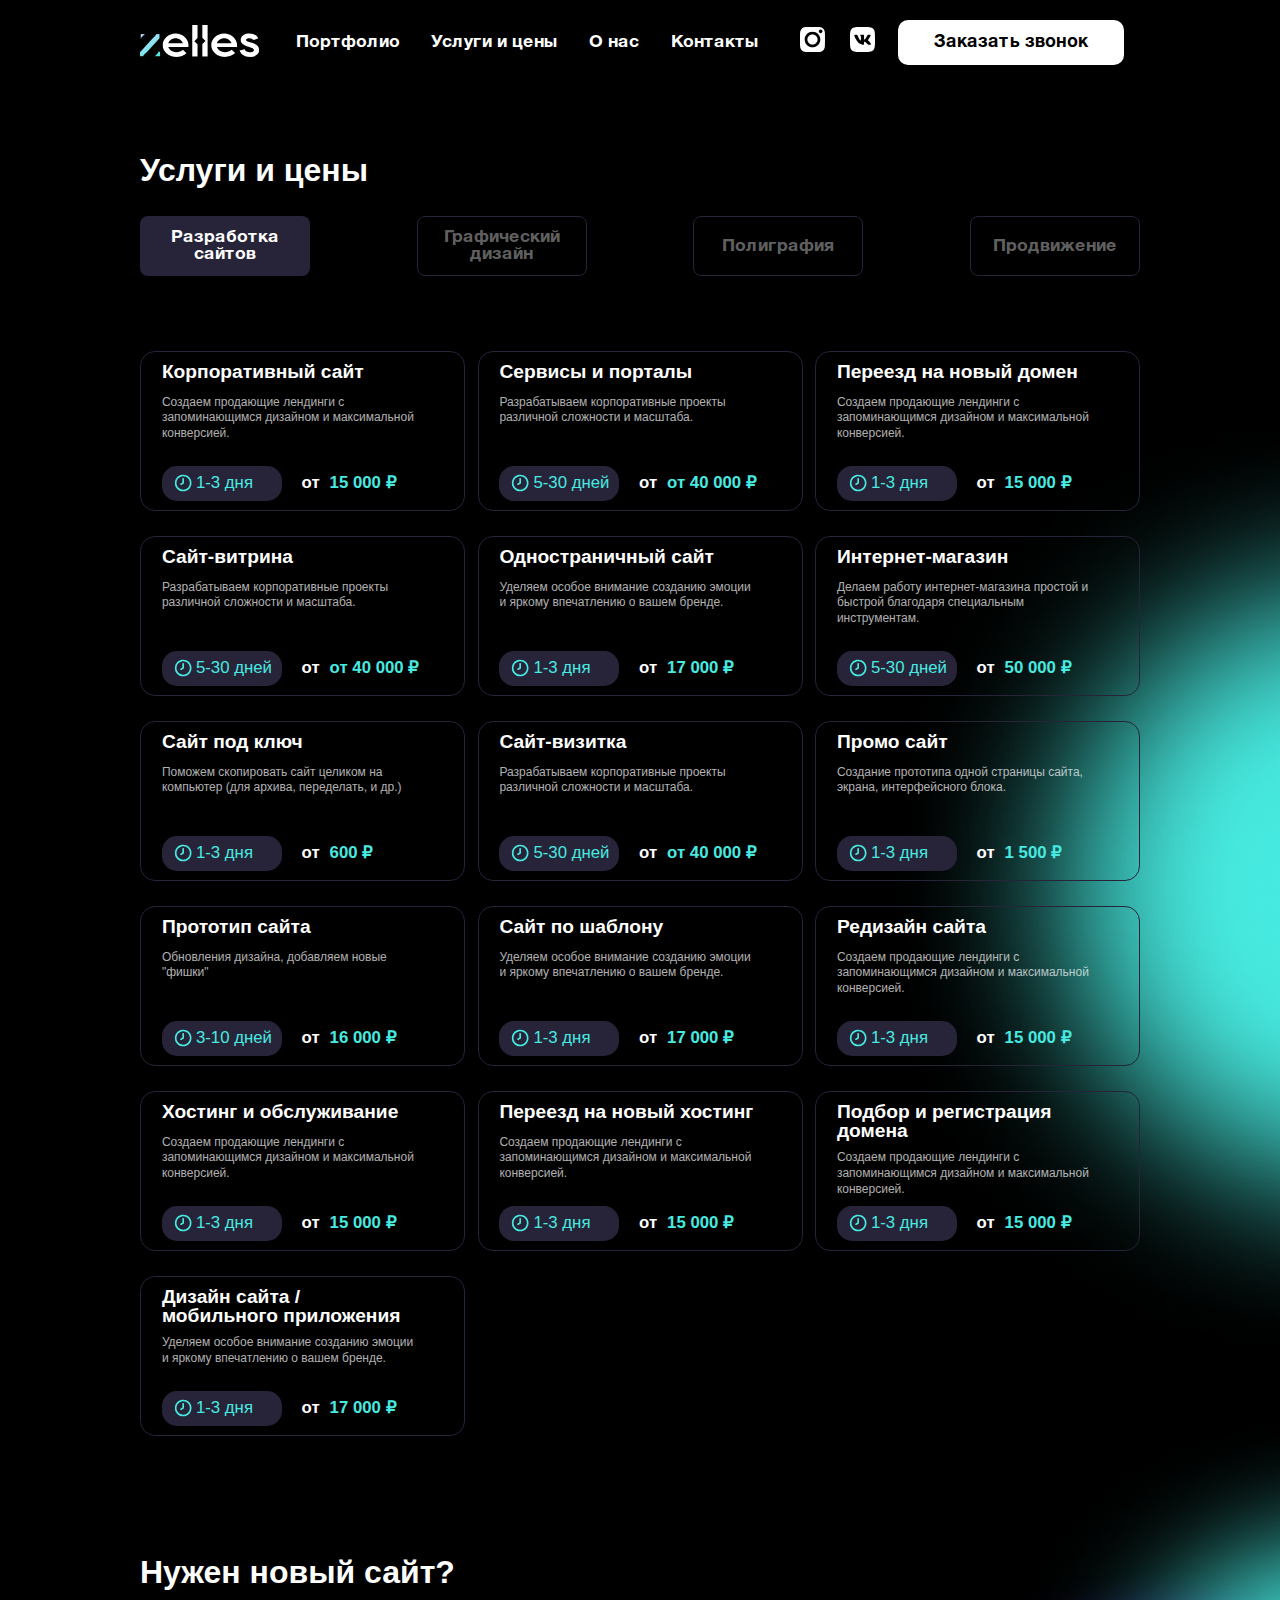
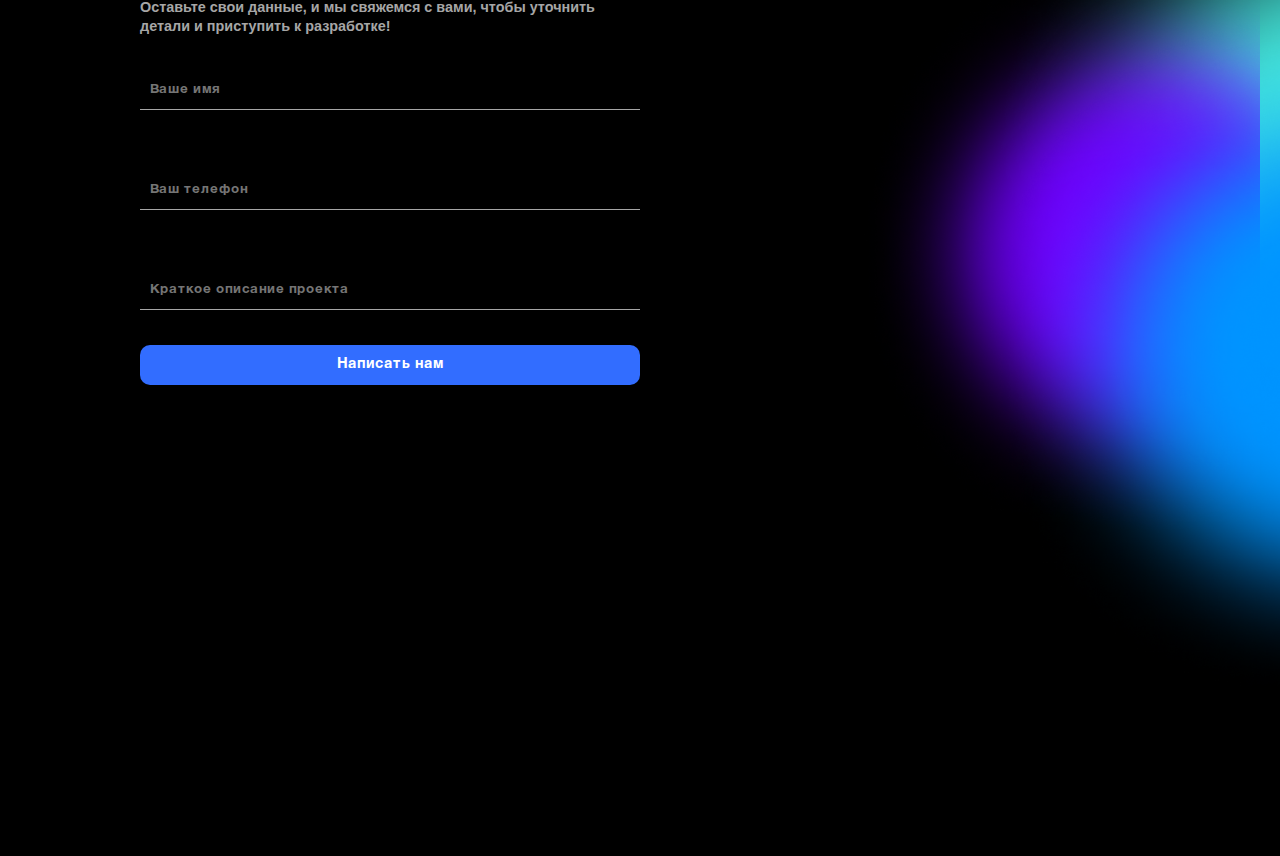
<file: Zelles/services.html>
<!DOCTYPE html>
<html lang="en">
<head>
    <meta charset="UTF-8">
    <meta http-equiv="X-UA-Compatible" content="IE=edge">
    <meta name="viewport" content="width=device-width, initial-scale=1.0">
    <title>Zelles | Услуги и цены</title>
    <link rel="stylesheet" href="styles/reset.css">
    <link rel="stylesheet" href="styles/services.css">
</head>
<body>
    <script type="text/javascript">
        window.onload = function () {
        document.body.classList.add("loaded");
    }
    </script>
    <div class="preloader">
        <div class="preloader__row">
        <div class="preloader__item"></div>
        </div>
    </div>
    <header>
        <div class="container">
            <a href="/"><img src="assets/ico/logo.svg" alt="logo"></a>
            <div class="barsWrap">
                <div class="bar1"></div>
                <div class="bar2"></div>
            </div>
            <div class="mobMenuWrap">
                <p>Меню</p>
                <div class="colWrap">
                    <div class="col">
                        <div><a href="#">www</a> <span>02</span></div>
                        <div><a href="#">www</a> <span>02</span></div>
                        <div><a href="#">www</a> <span>02</span></div>
                        <div><a href="#">www</a> <span>02</span></div>
                        <div><a href="#">www</a> <span>02</span></div>
                        <div><a href="#">www</a> <span>02</span></div>
                    </div>
                    <div class="col">
                        <span>+7 (968) 072-22-97</span>
                        <span>обратная связь</span>
                    </div>
                </div>
            </div>
            <div class="nav_menu">
                <ul>
                  <li><a href="portfolio.html">Портфолио</a></li>
                  <li><a href="services.html">Услуги и цены</a></li>
                  <li><a href="about.html">О нас</a></li>
                  <li><a href="сontacts.html">Контакты</a></li>
                  <li><a target="_blank" href="https://www.instagram.com/zelles_company/">
                      <img id="nav_menu_icon"  src="assets/ico/instaLogo.svg" alt="instagram"></a>
                        <a target="_blank" href="https://vk.com/zellescompany"><img id="nav_menu_icon" src="assets/ico/vkLogo.svg" alt="vk"></a>
                        <button type="_self" name="order_button" onclick="window.location.href='index.html'";>Заказать звонок</button>
                  </li>
                </ul>                
              </div>
        </div>
    </header>
    <section class="services">
        <img src="assets/img/ellipseForm1.png" alt="glare1">
        <div class="container">
            <h2>Услуги и цены</h2>
            <div class="filter">
                <button>Разработка сайтов</button>
                <button>Графический дизайн</button>
                <button>Полиграфия</button>
                <button>Продвижение</button>
            </div>
            <div class="wrap">
                <div class="cart">
                    <div class="inner">
                        <div id="inner_item">
                            <h3>Корпоративный сайт</h3>
                            <p class="cart_inner_text">Создаем продающие лендинги с запоминающимся дизайном и максимальной конверсией.
                            </p>
                            <div>
                                <p>
                                    <img src="assets/ico/clock.svg" alt="clock">
                                    <span>1-3 дня</span>
                                </p>
                                <p>
                                    <span>от</span>
                                    <span>15 000 ₽</span>
                                </p>
                            </div>
                        </div>
                    </div>
                </div>
                <div class="cart">
                     <div class="inner">
                        <div id="inner_item">
                            <h3>Сервисы и порталы</h3>
                            <p class="cart_inner_text">Разрабатываем корпоративные проекты различной сложности и масштаба.
                            </p>
                            <div>
                                <p>
                                    <img src="assets/ico/clock.svg" alt="clock">
                                    <span> 5-30 дней</span>
                                </p>
                                <p>
                                    <span>от</span>
                                    <span>от 40 000 ₽</span>
                                </p>
                            </div>
                        </div>
                    </div>
                </div>
                <div class="cart">
                     <div class="inner">
                        <div id="inner_item">
                            <h3>Переезд на новый домен</h3>
                            <p class="cart_inner_text">Создаем продающие лендинги с запоминающимся дизайном и максимальной конверсией.
                            </p>
                            <div>
                                <p>
                                    <img src="assets/ico/clock.svg" alt="clock">
                                    <span>1-3 дня</span>
                                </p>
                                <p>
                                    <span>от</span>
                                    <span>15 000 ₽</span>
                                </p>
                            </div>
                        </div>
                    </div>  
                </div>
                <div class="cart">
                     <div class="inner">
                        <div id="inner_item">
                            <h3>Сайт-витрина</h3>
                            <p class="cart_inner_text">Разрабатываем корпоративные проекты различной сложности и масштаба.
                            </p>
                            <div>
                                <p>
                                    <img src="assets/ico/clock.svg" alt="clock">
                                <span>5-30 дней</span>
                                </p>
                                <p>
                                    <span>от</span>
                                    <span>от 40 000 ₽</span>
                                </p>
                            </div>
                        </div>
                    </div>
                </div>
                <div class="cart">
                     <div class="inner">
                        <div id="inner_item">
                            <h3>Одностраничный сайт</h3>
                            <p class="cart_inner_text">Уделяем особое внимание созданию эмоции и яркому впечатлению о вашем бренде.
                            </p>
                            <div>
                                <p>
                                    <img src="assets/ico/clock.svg" alt="clock">
                                    <span>1-3 дня</span>
                                </p>
                                <p>
                                    <span>от</span>
                                    <span>17 000 ₽</span>
                                </p>
                            </div>
                        </div>
                    </div>
                </div>
                <div class="cart">
                     <div class="inner">
                        <div id="inner_item">
                            <h3>Интернет-магазин</h3>
                            <p class="cart_inner_text">Делаем работу интернет-магазина простой и быстрой благодаря специальным инструментам.
                            </p>
                            <div>
                                <p>
                                    <img src="assets/ico/clock.svg" alt="clock">
                                    <span>5-30 дней</span>
                                </p>
                                <p>
                                    <span>от</span>
                                    <span>50 000 ₽</span>
                                </p>
                            </div>
                        </div>
                    </div>
                </div>
                <div class="cart">
                     <div class="inner">
                        <div id="inner_item">
                            <h3>Сайт под ключ</h3>
                           <p class="cart_inner_text">Поможем скопировать сайт целиком на компьютер (для архива, переделать, и др.)
                            </p>
                            <div>
                                <p>
                                    <img src="assets/ico/clock.svg" alt="clock">
                                    <span>1-3 дня</span>
                                </p>
                                <p>
                                    <span>от</span>
                                    <span>600 ₽</span>
                                </p>
                            </div>
                        </div>
                    </div>
                </div>
                <div class="cart">
                     <div class="inner">
                        <div id="inner_item">
                            <h3>Сайт-визитка</h3>
                           <p class="cart_inner_text">Разрабатываем корпоративные проекты различной сложности и масштаба.
                            </p>
                            <div>
                                <p>
                                    <img src="assets/ico/clock.svg" alt="clock">
                                    <span>5-30 дней</span>
                                </p>
                                <p>
                                    <span>от</span>
                                     <span>от 40 000 ₽</span>
                                </p>
                            </div>
                        </div>
                    </div>
                </div>
                <div class="cart">
                     <div class="inner">
                        <div id="inner_item">
                            <h3>Промо сайт</h3>
                            <p class="cart_inner_text">Создание прототипа одной страницы сайта, экрана, интерфейсного блока.
                            </p>
                            <div>
                                <p>
                                    <img src="assets/ico/clock.svg" alt="clock">
                                    <span>1-3 дня</span>
                                </p>
                                <p>
                                    <span>от</span>
                                    <span>1 500 ₽</span>
                                </p>
                            </div>
                        </div>
                    </div>
                </div>
                <div class="cart">
                     <div class="inner">
                        <div id="inner_item">
                            <h3>Прототип сайта</h3>
                           <p class="cart_inner_text">Обновления дизайна, добавляем новые "фишки"
                            </p>
                            <div>
                                <p>
                                    <img src="assets/ico/clock.svg" alt="clock">
                                    <span>3-10 дней</span>
                                </p>
                                <p>
                                    <span>от</span>
                                    <span>16 000 ₽</span>
                                </p>
                            </div>
                        </div>
                    </div>
                </div>
                <div class="cart">
                     <div class="inner">
                       <div id="inner_item">
                            <h3>Сайт по шаблону</h3>
                            <p class="cart_inner_text">Уделяем особое внимание созданию эмоции и яркому впечатлению о вашем бренде.
                            </p>
                            <div>
                                <p>
                                    <img src="assets/ico/clock.svg" alt="clock">
                                    <span>1-3 дня</span>
                                </p>
                                <p>
                                    <span>от</span>
                                    <span>17 000 ₽</span>
                                </p>
                            </div>
                        </div>
                    </div>
                </div>
                <div class="cart">
                    <div class="inner">
                        <div id="inner_item">
                            <h3>Редизайн сайта</h3>
                           <p class="cart_inner_text">Создаем продающие лендинги с запоминающимся дизайном и максимальной конверсией.
                            </p>
                            <div>
                                <p>
                                    <img src="assets/ico/clock.svg" alt="clock">
                                    <span>1-3 дня</span>
                                </p>
                                <p>
                                    <span>от</span>
                                    <span>15 000 ₽</span>
                                </p>
                            </div>
                        </div>
                    </div> 
                </div>
                <div class="cart">
                     <div class="inner">
                        <div id="inner_item">
                            <h3>Хостинг и обслуживание</h3>
                            <p class="cart_inner_text">Создаем продающие лендинги с запоминающимся дизайном и максимальной конверсией.
                            </p>
                            <div>
                                <p>
                                    <img src="assets/ico/clock.svg" alt="clock">
                                    <span>1-3 дня</span>
                                </p>
                                <p>
                                    <span>от</span>
                                    <span>15 000 ₽</span>
                                </p>
                            </div>
                        </div>
                    </div>
                </div>  
                <div class="cart">
                     <div class="inner">
                        <div id="inner_item">
                            <h3>Переезд на новый хостинг</h3>
                            <p class="cart_inner_text">Создаем продающие лендинги с запоминающимся дизайном и максимальной конверсией.
                            </p>
                            <div>
                                <p>
                                    <img src="assets/ico/clock.svg" alt="clock">
                                    <span>1-3 дня</span>
                                </p>
                                <p>
                                    <span>от</span>
                                    <span>15 000 ₽</span>
                                </p>
                            </div>
                        </div>
                    </div>
                </div>
                <div class="cart">
                     <div class="inner">
                        <div id="inner_item">
                            <h3>Подбор и регистрация домена</h3>
                            <p class="cart_inner_text">Создаем продающие лендинги с запоминающимся дизайном и максимальной конверсией.
                            </p>
                            <div>
                                <p>
                                    <img src="assets/ico/clock.svg" alt="clock">
                                    <span>1-3 дня</span>
                                </p>
                                <p>
                                    <span>от</span>
                                    <span>15 000 ₽</span>
                                </p>
                            </div>
                        </div>
                    </div>
                </div>
                <div class="cart">
                     <div class="inner">
                        <div id="inner_item">
                            <h3>Дизайн сайта / мобильного приложения</h3>
                           <p class="cart_inner_text">Уделяем особое внимание созданию эмоции и яркому впечатлению о вашем бренде.
                            </p>
                            <div>
                                <p>
                                    <img src="assets/ico/clock.svg" alt="clock">
                                    <span>1-3 дня</span>
                                </p>
                                <p>
                                    <span>от</span>
                                    <span>17 000 ₽</span>
                                </p>
                            </div>
                        </div>
                    </div>
                </div>           
            </div>
        </div>
    </section>
    <section class="form">
        <img src="assets/img/ellipseForm1.png" alt="glare1" class="animGlare">
        <img src="assets/img/ellipseForm2.png" alt="glare2" class="animGlare">
        <img src="assets/img/ellipseForm3.png" alt="glare3" class="animGlare">
        <div class="container">
            <h2>Нужен новый сайт?<span>Оставьте свои данные, и мы свяжемся с вами, чтобы уточнить детали и 
                приступить к разработке!
                </span></h2>
                <form action="">
                    <input type="text" placeholder="Ваше имя">
                    <input type="email" placeholder="Ваш телефон">
                    <input type="text" placeholder="Краткое описание проекта">
                </form>
                <button>Написать нам</button>
        </div>
    </section>

    <script src="https://ajax.googleapis.com/ajax/libs/jquery/3.6.0/jquery.min.js"></script>
    <script src="scripts/services.js"></script>
</body>
</html>
</file>
<file: Zelles/styles/services.css>
* {
    font-family: HelveticaNeueCyr;
}
@font-face {
    font-family: HelveticaNeueCyr;
    src: url('../assets/fonts/HelveticaNeueCyr-Bold.ttf'),
    url('../assets/fonts/HelveticaNeueCyr-Bold.woff'),
    url('../assets/fonts/HelveticaNeueCyr-Bold.eot');
    font-weight: bold;
}
.services {
    margin: 100px 0 0 0;
    position: relative;
}
.services > img {
    position: absolute;
    z-index: -1;
    width: 100px;
}
.services > img:nth-child(1) {
    right: 0;
    top: 250px;
}
.preloader {
    position: fixed;
    left: 0;
    top: 0;
    right: 0;
    bottom: 0;
    background: #e0e0e0;
    z-index: 1001;
}
.preloader__row {
    position: relative;
    top: 50%;
    left: 50%;
    width: 70px;
    height: 70px;
    margin-bottom: 50px;
    margin-top: -35px;
    margin-left: -35px;
    text-align: center;
    border-radius: 100%;
    animation: preloader-rotate 2s infinite linear;
    border: 1px solid #a13fde;
  
} 
.preloader__item {
    position: absolute;
    display: inline-block;
    top: 0;
    background-color:#a13fde;
    border-radius: 100%;
    width: 15px;
    height: 15px;
    animation: preloader-bounce 4s infinite ease-in-out;
}
.preloader__item:last-child {
    top: auto;
    bottom: 0;
    animation-delay: -1s;
}
.preloader__item:first-child {
    top: auto;
    bottom: 0;
    animation-delay: -1s;
}
@keyframes preloader-rotate {
    100% {
      transform: rotate(360deg);
      border:1px solid #2c41d4;
    }
}
@keyframes preloader-bounce {
    0%,
    100% {
        transform: scale(2);
        transform: rotate(180deg);
        top: 5px;
        background-color: #2c41d4;
    }
    50% {
        transform: scale(2);
        transform: rotate(180deg);
        top: 5px;
        background-color: #a13fde;
    }
}
.loaded_hiding .preloader {
    transition: 0.3s opacity;
    opacity: 0;
}
.loaded .preloader {
    display: none;
}
body {
    background: #000;
}
.container {
    width: 90%;
    margin: auto;
}
h2 {
    font-size: 1.5em;
    color: #fff;
    font-weight: bold;
}
.wrap {
    display: flex;
    flex-direction: column;
    margin: 60px 0 0 0;
}
.cart {
    width: 100%;
    border: 1px solid #272339;
    border-radius: 15px;
    height: 180px;
    padding: 10px 0 0 5px;
}
.cart:not(.cart:first-child) {
    margin: 25px 0 0 0;
}
.cart .inner {
    width: 90%;
    height: 99%;
    margin: 0 auto;
}
#inner_item {
    max-width: 90%;
    width: 100%;
    height: 100%;
    display: flex;
    flex-direction: column;
    justify-content: space-between;
}
.cart_inner_text{
    height: 40px;
    font-size: 0.7em;
    line-height: 1.3;
    color: rgba(255, 255, 255, 0.7);
    margin: 10px 0 0 0;
}               

.cart .inner div h3 {
    font-size: 1em;
    color: #fff;
    font-weight: bold;
}
.cart .inner div p {
    font-size: 0.7em;
    line-height: 1.3;
    color: rgba(255, 255, 255, 0.7);
    margin: 10px 0 0 0;
}
.cart .inner div div {
    max-width: 265px;
    height: 70px;
    width: 100%;
    align-items: flex-end;
    display: flex;
    justify-content: space-between;
}
.cart .inner div div p {
    width: 90px;
    height: 35px;
    display: flex;
    color: #47EAE0;
    align-items: center;
    padding: 0 0 0 10px;
    margin-bottom: 8px;
    border-radius: 15px;
}
.cart .inner div div p span {
    margin: 0 0 0 10px;
}
.cart .inner div div p img {
    width: 20px;
    margin: 0 2px;
}
.cart .inner div div p:first-child {
    background: #272339;
}
.cart .inner div div p:last-child span:first-child {
    color: #fff;
}
.cart .inner div div p:last-child span {
    font-weight: bold;
}
header {
    height: 54px;
    width: 100%;
}
header .container {
    display: flex;
    align-items: center;
    justify-content: space-between;
    position: relative;
    width: 90%;
    margin: auto;
}
header .container img {
    width: 120px;
    cursor: pointer;
}
header .barsWrap .bar1, header .barsWrap .bar2 {
  width: 35px;
  height: 3px;
  background-color: #fff;
  margin: 7px 0;
  transition: 0.4s;
}
header .barsWrap {
    cursor: pointer;
    position: absolute;
    right: 12px;
    top: 10px;
    z-index: 4;
}
.nav_menu {
    display: none;
}
.mobMenuWrap {
    width: 250px;
    min-height: 250px;
    background: #fff;
    position: absolute;
    top: 15px;
    right: 5px;
    z-index: 3;
    border-radius: 10px;
    display: none;
    padding: 20px;
}
.mobMenuWrap p {
    font-size: 2em;
}
.mobMenuWrap .colWrap {
    display: flex;
    justify-content: space-between;
    margin: 20px 0 0 0;
}
.mobMenuWrap .colWrap .col {
    display: flex;
    flex-direction: column;
}
.mobMenuWrap .colWrap .col:first-child {
    height: 200px;
    justify-content: space-between;
    width: 44%;
}
.mobMenuWrap .colWrap .col:first-child div {
    display: flex;
    justify-content: space-between;
}
.mobMenuWrap .colWrap .col:first-child span {
    color: gray;
}
.mobMenuWrap .colWrap .col:last-child {
    font-size: 0.9em;
    color: #131313;
}
.mobMenuWrap .colWrap .col:last-child span:last-child {
    color: #a6a6a6;
    padding: 0 0 0 20px;
    margin: 5px 0 0 0;
}
.filter {
    height: 60px;
    width: 100%;
    margin: 30px 0 0 0;
    display: flex;
    justify-content: space-between;
    align-items: center;
}
.filter button {
    font-size: 0.5em;
    display: flex;
    justify-content: center;
    align-items: center;
}
.filter button:first-child {
    background: #272339;
    color: #fff;
}
.filter button:not(:first-child) {
    background: #000;
    color: rgba(255, 255, 255, 0.4);
    border: 1px solid #272339;
}
.form {
    margin: 120px 0 0 0;
    position: relative;
}
.form img:nth-child(1) {
    top: 120px;
    width: 150px;
}
.form img:nth-child(2) {
    top: -20px;
    z-index: 2;
}
.form img:nth-child(3) {
    top: 90px;
    z-index: -1;
}
.form .animGlare {
    position: absolute;
    right: 0;
    width: 200px;
    z-index: -1;
}
.form .container {
    margin: auto;
    width: 90%;
}
.form h2 {
    display: flex;
    flex-direction: column;
}
.form h2 span {
    font-size: 0.45em;
    color: #a6a6a6;
    margin: 10px 0 0 0;
    line-height: 1.3;
} 
.form form {
    margin: 35px 0 0 0;
    display: flex;
    flex-direction: column;
}
.form form input {
    background: transparent;
    border: 0;
    border-bottom: 1px solid #a6a6a6;
    outline: none;
    height: 40px;
    color: #a6a6a6;
    padding: 0 0 0 10px;
}
.form form input:not(.form form input:first-child) {
    margin: 60px 0 0 0;
}
.form button {
    outline: none;
    height: 40px;
    border: none;
    background: #326DFF;
    border-radius: 10px;
    color: #fff;
    padding: 0 20px;
    width: 140px;
    cursor: pointer;
    margin: 35px 0 0 0;
    width: 100%;
    font-size: 0.9em;
    cursor: pointer;
}
.form button:hover {
    background: #034aff;
    transition: 0.3s;
}

@media (min-width: 280px) { /* >= 280px */
    .mobMenuWrap {
        width: 250px;
        padding: 10px;
    }
    .filter button {
        height: 30px;
        width: 60px;
        border-radius: 8px;
        outline: none;
        border: 0;
        cursor: pointer;
    }
}

@media (min-width: 320px) { /* >= 320px */
    .cart .inner div h3 {
        font-size: 1.1em;
    }
    .cart .inner div p {
        font-size: 0.72em;
    }
    .mobMenuWrap {
        width: 290px;
        padding: 20px;
    }
    .filter button {
        height: 35px;
        width: 68px;
        font-size: 0.55em;
    }
}

@media (min-width: 375px) { /* >= 375px */
    .cart .inner div h3 {
        font-size: 1.2em;
    }
    .cart .inner div p {
        font-size: 0.8em;
    }
    .cart .inner div div p:first-child {
        width: 120px;
    }
    .cart .inner div div p:first-child span {
        margin: 0 0 0 0px;
    }
    .cart .inner div div p span {
        font-size: 1.1em;
    }
    .cart .inner div div p {
        width: 150px;
    }
    .mobMenuWrap {
        width: 300px;
    }
    .filter button {
        height: 40px;
        width: 80px;
        font-size: 0.6em;
    }
}

@media (min-width: 414px) { /* >= 414px */
    .cart {
        height: 180px;
    }
    .cart .inner div h3 {
        font-size: 1.3em;
    }
    .cart .inner div p {
        font-size: 0.9em;
    }
    .cart .inner div div p span {
        font-size: 1.2em;
    }
    .mobMenuWrap {
        width: 300px;
    }
    .filter button {
        height: 45px;
        width: 90px;
        font-size: 0.7em;
    }
}

@media (min-width: 540px) { /* >= 540px */
    .wrap {
        align-items: center;
    }
    .cart {
        width: 350px;
        height: 160px;
    }
    .cart .inner div h3 {
        font-size: 1.2em;
    }
    .cart .inner div p {
        font-size: 0.8em;
    }
    .filter button {
        width: 110px;
        font-size: 0.8em;
    }
}

@media (min-width: 768px) { /* >= 768px */
    .wrap {
        flex-direction: row;
        justify-content: space-between;
        flex-wrap: wrap;
        margin: 0;
        margin: 50px 0 0 0;
    }
    .cart {
        width: 325px;
    }
    .cart:first-child {
        margin: 25px 0 0 0;
    }
    .cart .inner div p {
        font-size: 0.75em;
    }
    .cart .inner div div p:first-child {
        width: 130px;
    }
    .mobMenuWrap {
        width: 350px;
    }
    .filter button {
        width: 140px;
        font-size: 0.9em;
        height: 50px;
    }
    .form {
        height: 60vh;
    }
    .form h2 span {
        width: 500px;
    }
    .form form input { 
        width: 500px;   
    }
    .form button:not(.form .budget div button) {
        width: 500px;
    }
    .form img:nth-child(1) {
        top: -150px;
        width: 300px;
    }
    .form img:nth-child(2) {
        top: 50px;
        width: 290px;
    }
    .form img:nth-child(3) {
        z-index: -1;
        top: 0px;
        width: 400px;
        right: 20px;
    }
}

@media (min-width: 820px) { /* >= 820px */
    .cart .inner div div p span {
        font-size: 1.4em;
    }
}

@media (min-width: 1024px) { /* >= 1024px */
    .container {
        width: 1000px;
    }
    h2 {
        font-size: 2em;
    }
    .barsWrap {
        display: none;
    }
    .nav_menu {
        width: 100%;
        height: 85px;
        align-items: center;
        display: flex;
    }
    .nav_menu>ul{
        width: 100%;
        height: 100%;
        display: flex;
        justify-content: space-around;
        align-items: center;
        padding: 0 0 0 20px;
    }
    .nav_menu>ul>li {
        line-height: 35px;
    }
    .nav_menu>ul>li:nth-child(5) {
        padding: 0 0 0 10px;
    }
    .nav_menu>ul>li>a{
        font-family: HelveticaNeueCyr;
        font-size: 1.1em;
        line-height: 45px;
        color: #fff;
    }
    .nav_menu>ul>li>button{
        width: 250px;
        height: 45px;
        background: #fff;
        border-radius: 10px;
        border: 0;
        font-family: HelveticaNeueCyr;
        font-weight: bold;
        font-size: 1.12em;
        cursor: pointer;
    }
    .nav_menu>ul>li:nth-child(5){
        display: flex;
        max-width: 335px;
        width: 100%;
        height: 41px;
        text-align: center;
        align-items: center;
    }
    .nav_menu>ul>li>a:nth-child(1){
        width: 30px;
        height: 35px;
    }
    .nav_menu>ul>li>a:nth-child(2){
        width: 80px;
        height: 35px;
    }
    #nav_menu_icon{
        width: 25px;
        height: 25px;
    }
    .mobMenuWrap {
        display: none;
    }
    header .container {
        width: 1000px;
    } 
    .filter button {
        width: 170px;
        font-size: 1.1em;
        height: 100%;
    }
    .form {
        height: 100vh;
    }
    .form .container {
        width: 1000px;
    }
    .services > img {
        width: 400px;
    }
}
</file>
